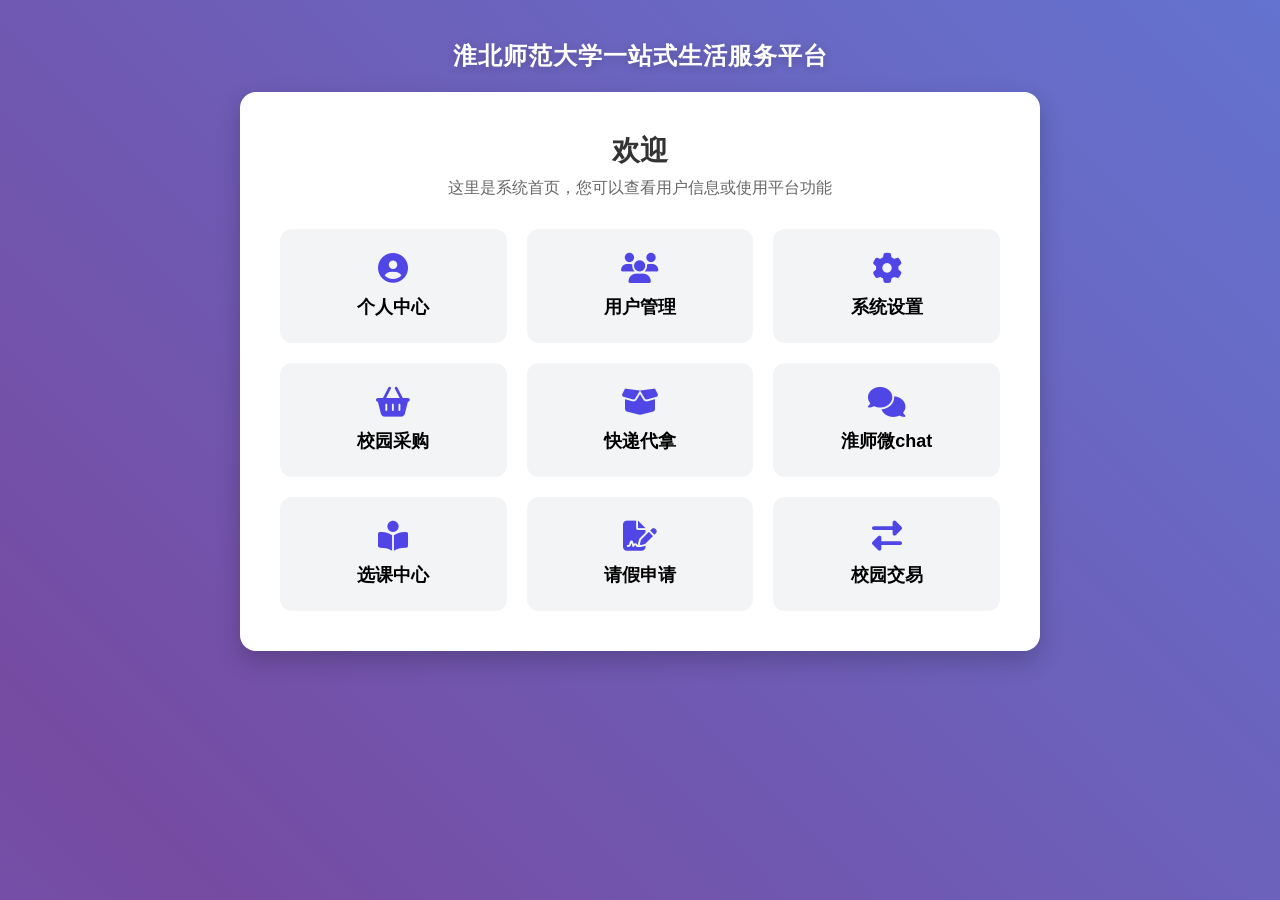
<file: src/main/resources/templates/index.html>
<!DOCTYPE html>
<html lang="zh-CN">
<head>
    <meta charset="UTF-8">
    <meta name="viewport" content="width=device-width, initial-scale=1.0">
    <title>首页 - 淮北师范大学一站式生活服务平台</title>
    <link rel="stylesheet" href="https://cdnjs.cloudflare.com/ajax/libs/font-awesome/6.4.0/css/all.min.css">
    <style>
        * {
            margin: 0;
            padding: 0;
            box-sizing: border-box;
        }

        /* 全局字体统一写在这里 */
        html, body {
            font-family: 'Segoe UI', Roboto, Helvetica, Arial, sans-serif;
        }

        :root {
            --primary-color: #4f46e5;
            --primary-hover: #4338ca;
            --text-color: #333;
            --text-light: #666;
            --input-bg: #f3f4f6;
            --white: #ffffff;
        }

        body {
            min-height: 100vh;
            display: flex;
            flex-direction: column;
            align-items: center;
            padding: 20px;
            background: linear-gradient(45deg, #667eea, #764ba2, #5b86e5, #36d1dc);
            background-size: 400% 400%;
            animation: gradientBG 15s ease infinite;
        }

        @keyframes gradientBG {
            0% { background-position: 0% 50%; }
            50% { background-position: 100% 50%; }
            100% { background-position: 0% 50%; }
        }

        .platform-title {
            text-align: center;
            color: white;
            font-size: 24px;
            font-weight: 700;
            margin: 20px 0;
            text-shadow: 0 2px 10px rgba(0,0,0,0.2);
            letter-spacing: 1px;
        }

        .home-card {
            background: var(--white);
            width: 100%;
            max-width: 800px;
            padding: 40px;
            border-radius: 16px;
            box-shadow: 0 10px 25px rgba(0, 0, 0, 0.2);
            transition: transform 0.3s ease;
        }

        .home-card:hover {
            transform: translateY(-5px);
        }

        .welcome {
            text-align: center;
            margin-bottom: 30px;
        }

        .welcome h2 {
            font-size: 28px;
            color: var(--text-color);
            margin-bottom: 8px;
        }

        .welcome p {
            color: var(--text-light);
            font-size: 16px;
        }

        .menu-box {
            display: grid;
            grid-template-columns: repeat(auto-fit, minmax(220px, 1fr));
            gap: 20px;
            margin-top: 20px;
        }

        .menu-item {
            background: var(--input-bg);
            padding: 24px;
            border-radius: 12px;
            text-align: center;
            cursor: pointer;
            transition: all 0.3s;
        }

        .menu-item:hover {
            background: var(--primary-color);
            color: white;
            transform: translateY(-3px);
        }

        .menu-item i {
            font-size: 30px;
            margin-bottom: 12px;
            color: var(--primary-color);
        }

        .menu-item:hover i {
            color: white;
        }

        .menu-item h3 {
            font-size: 18px;
            font-weight: 600;
        }

        .logout-btn {
            margin-top: 30px;
            padding: 12px 24px;
            background: #ef4444;
            color: white;
            border: none;
            border-radius: 8px;
            font-weight: 600;
            cursor: pointer;
            transition: background 0.3s;
        }

        .logout-btn:hover {
            background: #dc2626;
        }

        @media (max-width: 480px) {
            .platform-title {
                font-size: 18px;
            }
            .home-card {
                padding: 30px 20px;
            }
        }
    </style>
</head>

<body>

<div class="platform-title">
    淮北师范大学一站式生活服务平台
</div>

<div class="home-card">
    <div class="welcome">
        <h2>欢迎</h2>
        <p>这里是系统首页，您可以查看用户信息或使用平台功能</p>
    </div>

    <div class="menu-box">
        <div class="menu-item" onclick="window.location.href='/person'">
            <i class="fas fa-user-circle"></i>
            <h3>个人中心</h3>
        </div>
        <div class="menu-item" onclick="window.location.href='/userList'">
            <i class="fas fa-users"></i>
            <h3>用户管理</h3>
        </div>
        <div class="menu-item" onclick="window.location.href='/setting'">
            <i class="fas fa-cog"></i>
            <h3>系统设置</h3>
        </div>

        <!-- 新增 3个 -->
        <div class="menu-item">
            <i class="fas fa-shopping-basket"></i>
            <h3>校园采购</h3>
        </div>
        <div class="menu-item">
            <i class="fas fa-box-open"></i>
            <h3>快递代拿</h3>
        </div>
        <div class="menu-item" onclick="window.location.href='/toComment'">
            <i class="fas fa-comments"></i>
            <h3>淮师微chat</h3>
        </div>

        <!-- 👇 再新增 3个 选课中心 请假申请 校园交易 -->
        <div class="menu-item">
            <i class="fas fa-book-reader"></i>
            <h3>选课中心</h3>
        </div>
        <div class="menu-item">
            <i class="fas fa-file-signature"></i>
            <h3>请假申请</h3>
        </div>
        <div class="menu-item">
            <i class="fas fa-exchange-alt"></i>
            <h3>校园交易</h3>
        </div>
    </div>

</div>
<script>
    document.addEventListener('DOMContentLoaded', function(){
        const f = localStorage.getItem('appFont');
        if(f) document.body.style.fontFamily = f;
    })
</script>

</body>

</html>
</file>
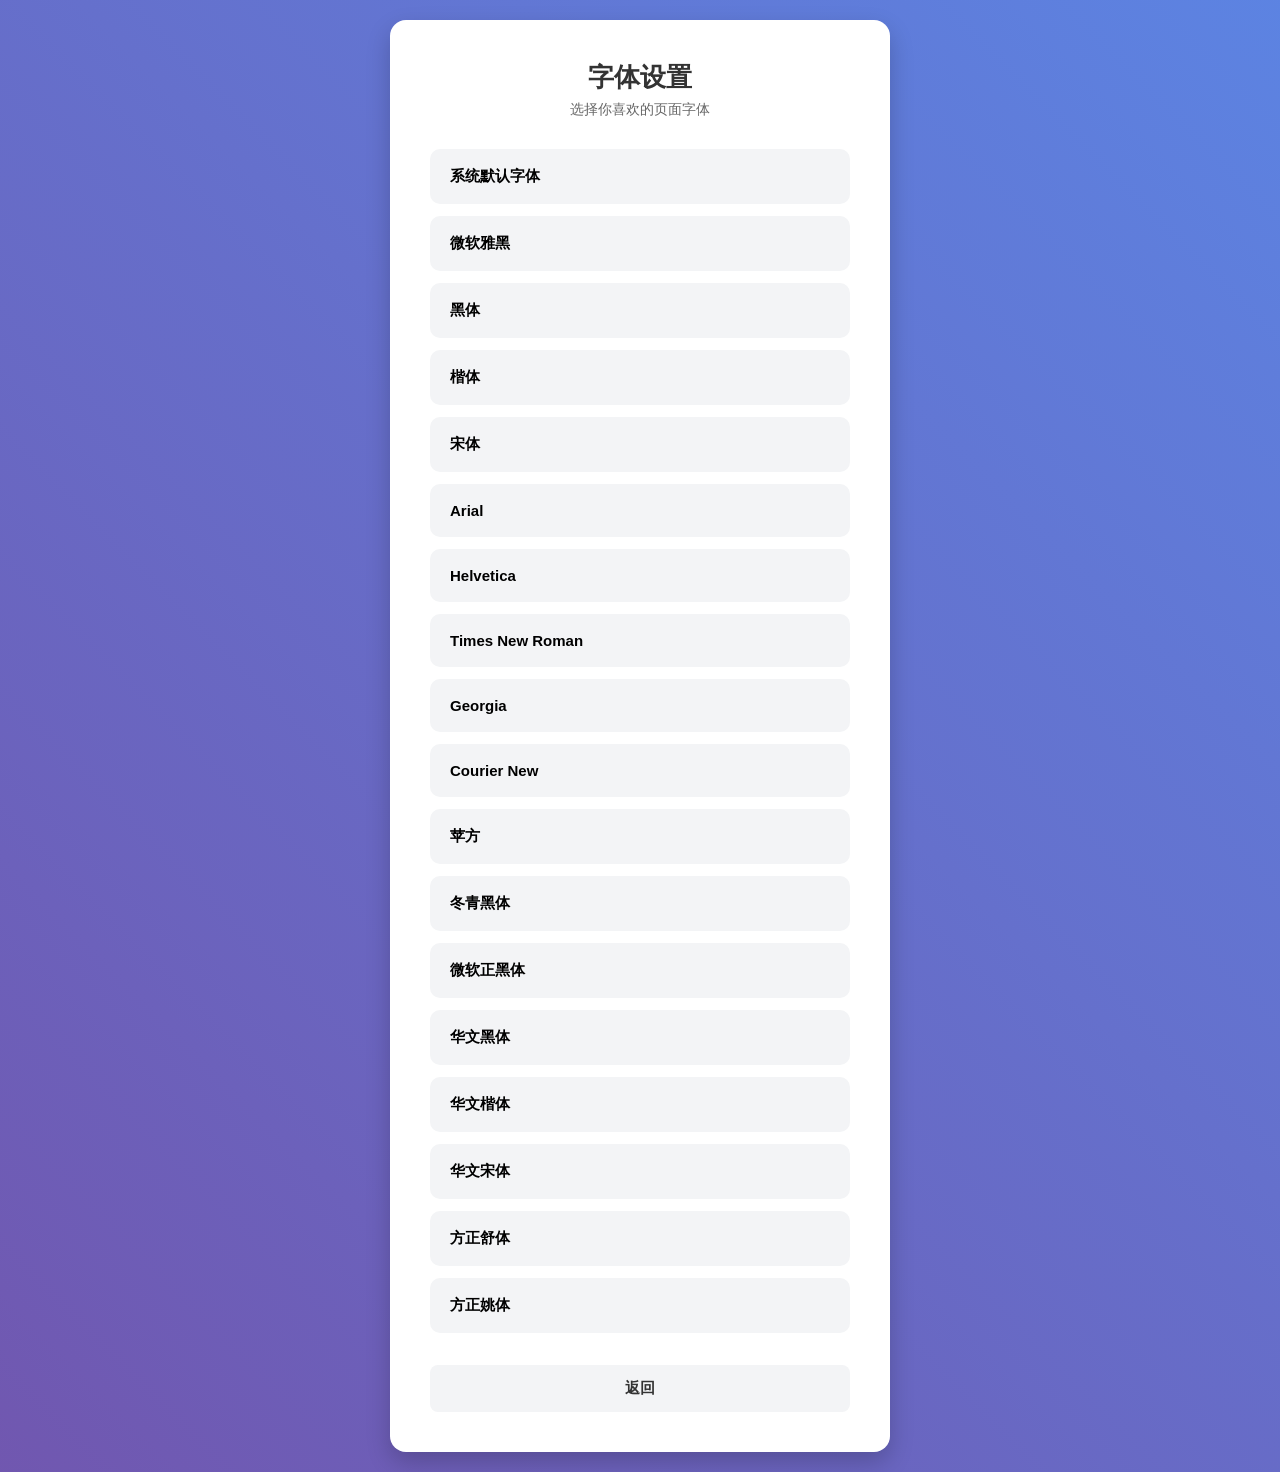
<file: src/main/resources/templates/fontSetting.html>
<!DOCTYPE html>
<html lang="zh-CN">
<head>
    <meta charset="UTF-8">
    <meta name="viewport" content="width=device-width, initial-scale=1.0">
    <title>字体设置 - 淮北师范大学一站式生活服务平台</title>
    <link rel="stylesheet" href="https://cdnjs.cloudflare.com/ajax/libs/font-awesome/6.4.0/css/all.min.css">
    <style>
        * {
            margin: 0;
            padding: 0;
            box-sizing: border-box;
        }
        html, body {
            font-family: 'Segoe UI', Roboto, Helvetica, Arial, sans-serif;
        }
        :root {
            --primary-color: #4f46e5;
            --primary-hover: #4338ca;
            --text-color: #333;
            --text-light: #666;
            --input-bg: #f3f4f6;
            --white: #ffffff;
            --border-color: #e5e7eb;
        }
        body {
            min-height: 100vh;
            display: flex;
            flex-direction: column;
            align-items: center;
            padding: 20px;
            background: linear-gradient(45deg, #667eea, #764ba2, #5b86e5, #36d1dc);
            background-size: 400% 400%;
            animation: gradientBG 15s ease infinite;
        }
        @keyframes gradientBG {
            0% { background-position: 0% 50%; }
            50% { background-position: 100% 50%; }
            100% { background-position: 0% 50%; }
        }
        .font-card {
            background: var(--white);
            width: 100%;
            max-width: 500px;
            padding: 40px;
            border-radius: 16px;
            box-shadow: 0 10px 25px rgba(0, 0, 0, 0.2);
        }
        .font-header {
            text-align: center;
            margin-bottom: 30px;
        }
        .font-title {
            font-size: 26px;
            font-weight: 700;
            color: var(--text-color);
        }
        .font-desc {
            font-size: 14px;
            color: var(--text-light);
            margin-top: 6px;
        }
        .font-item {
            padding: 18px 20px;
            background: var(--input-bg);
            border-radius: 10px;
            margin-bottom: 12px;
            cursor: pointer;
            font-size: 15px;
            font-weight: 600;
            transition: 0.2s;
        }
        .font-item:hover {
            background: #e5e7eb;
        }
        .font-item.active {
            background: var(--primary-color);
            color: #fff;
        }
        .back-btn {
            width: 100%;
            margin-top: 20px;
            padding: 14px;
            background: var(--input-bg);
            color: var(--text-color);
            border: none;
            border-radius: 8px;
            font-size: 15px;
            font-weight: 600;
            cursor: pointer;
        }
    </style>
</head>
<body>

<div class="font-card">
    <div class="font-header">
        <h2 class="font-title">字体设置</h2>
        <p class="font-desc">选择你喜欢的页面字体</p>
    </div>

    <div class="font-list">
        <div class="font-item" data-font="'system-ui'">系统默认字体</div>
        <div class="font-item" data-font="'Microsoft YaHei'">微软雅黑</div>
        <div class="font-item" data-font="'SimHei'">黑体</div>
        <div class="font-item" data-font="'KaiTi'">楷体</div>
        <div class="font-item" data-font="'SimSun'">宋体</div>

        <!-- 👇 下面全是新增字体，原有完全不动 -->
        <div class="font-item" data-font="'Arial'">Arial</div>
        <div class="font-item" data-font="'Helvetica'">Helvetica</div>
        <div class="font-item" data-font="'Times New Roman'">Times New Roman</div>
        <div class="font-item" data-font="'Georgia'">Georgia</div>
        <div class="font-item" data-font="'Courier New'">Courier New</div>
        <div class="font-item" data-font="'PingFang SC'">苹方</div>
        <div class="font-item" data-font="'Hiragino Sans GB'">冬青黑体</div>
        <div class="font-item" data-font="'Microsoft JhengHei'">微软正黑体</div>
        <div class="font-item" data-font="'STHeiti'">华文黑体</div>
        <div class="font-item" data-font="'STKaiti'">华文楷体</div>
        <div class="font-item" data-font="'STSong'">华文宋体</div>
        <div class="font-item" data-font="'FZShuTi'">方正舒体</div>
        <div class="font-item" data-font="'FZYaoti'">方正姚体</div>
    </div>

    <button class="back-btn" onclick="location.href='/setting'">返回</button>
</div>

<script>
    document.addEventListener('DOMContentLoaded', function() {
        const savedFont = localStorage.getItem('appFont');
        if (savedFont) {
            document.body.style.fontFamily = savedFont;
            const activeEl = document.querySelector(`[data-font="${savedFont}"]`);
            if (activeEl) activeEl.classList.add('active');
        }

        document.querySelectorAll('.font-item').forEach(item => {
            item.onclick = function() {
                const font = this.dataset.font;
                localStorage.setItem('appFont', font);
                document.body.style.fontFamily = font;

                document.querySelectorAll('.font-item').forEach(el => el.classList.remove('active'));
                this.classList.add('active');
            };
        });
    });
</script>

</body>
</html>
</file>
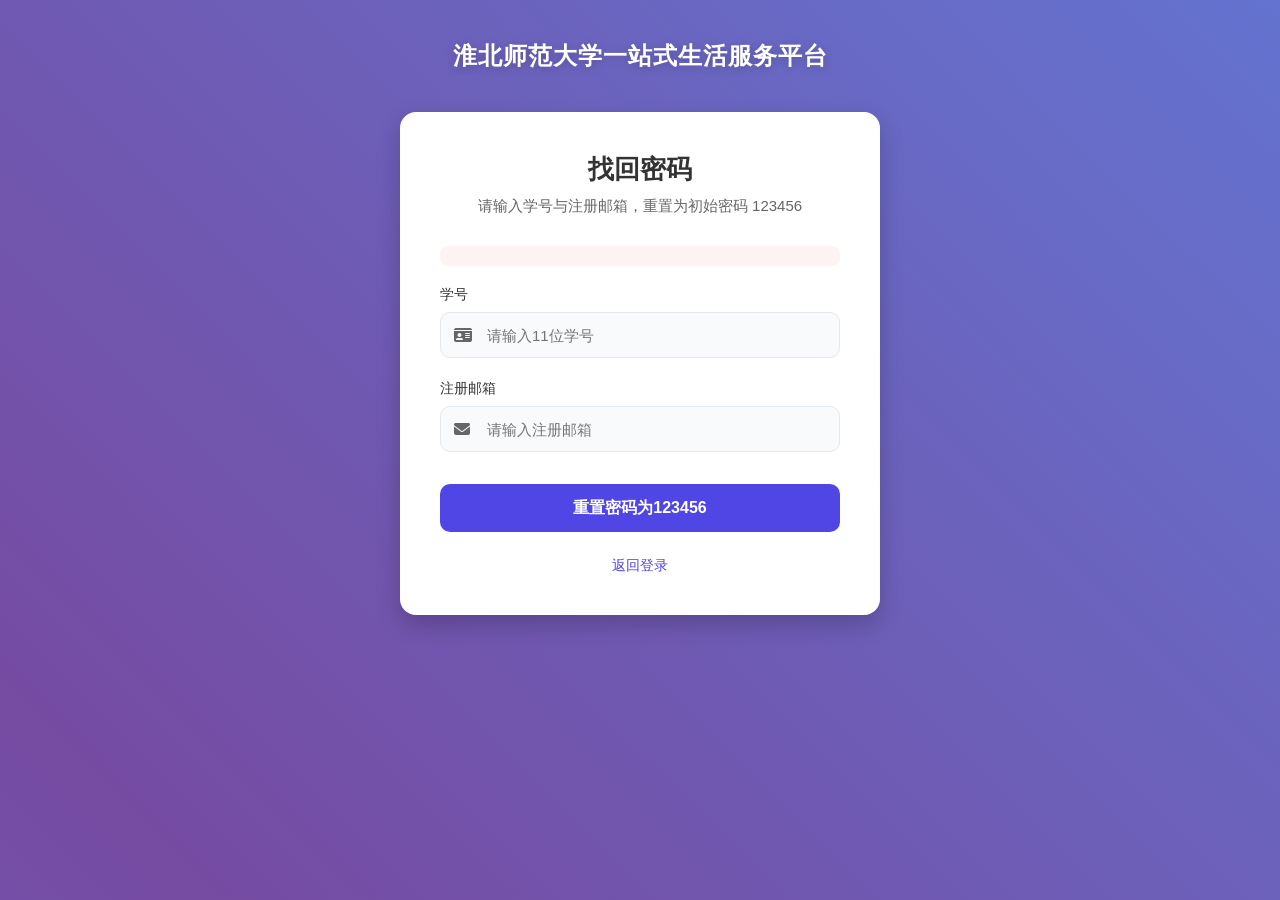
<file: src/main/resources/templates/forgetPwd.html>
<!DOCTYPE html>
<html lang="zh-CN" xmlns:th="http://www.thymeleaf.org">
<head>
    <meta charset="UTF-8">
    <meta name="viewport" content="width=device-width, initial-scale=1.0">
    <title>找回密码 - 淮北师范大学一站式生活服务平台</title>
    <link rel="stylesheet" href="https://cdnjs.cloudflare.com/ajax/libs/font-awesome/6.4.0/css/all.min.css">
    <style>
        * {
            margin: 0;
            padding: 0;
            box-sizing: border-box;
        }

        html, body {
            font-family: 'Segoe UI', Roboto, Helvetica, Arial, sans-serif;
            min-height: 100vh;
        }

        :root {
            --primary-color: #4f46e5;
            --primary-hover: #4338ca;
            --text-color: #333;
            --text-light: #666;
            --input-bg: #f3f4f6;
            --white: #ffffff;
        }

        body {
            background: linear-gradient(45deg, #667eea, #764ba2, #5b86e5, #36d1dc);
            background-size: 400% 400%;
            animation: gradientBG 15s ease infinite;
            display: flex;
            flex-direction: column;
            align-items: center;
            padding: 20px;
        }

        @keyframes gradientBG {
            0% { background-position: 0% 50%; }
            50% { background-position: 100% 50%; }
            100% { background-position: 0% 50%; }
        }

        .platform-title {
            text-align: center;
            color: white;
            font-size: 24px;
            font-weight: 700;
            margin: 20px 0;
            text-shadow: 0 2px 10px rgba(0,0,0,0.2);
            letter-spacing: 1px;
        }

        .card {
            background: var(--white);
            width: 100%;
            max-width: 480px;
            padding: 40px;
            border-radius: 16px;
            box-shadow: 0 10px 25px rgba(0, 0, 0, 0.2);
            margin-top: 20px;
        }

        .card h2 {
            text-align: center;
            font-size: 26px;
            margin-bottom: 10px;
            color: var(--text-color);
        }

        .desc {
            text-align: center;
            color: var(--text-light);
            margin-bottom: 30px;
            font-size: 15px;
        }

        .field {
            margin-bottom: 22px;
        }

        .field label {
            display: block;
            margin-bottom: 8px;
            font-size: 14px;
            color: #333;
            font-weight: 500;
        }

        .input-wrapper {
            position: relative;
        }

        .input-wrapper i {
            position: absolute;
            left: 14px;
            top: 50%;
            transform: translateY(-50%);
            color: #666;
            font-size: 16px;
        }

        .input-wrapper input {
            width: 100%;
            height: 46px;
            padding-left: 46px;
            border: 1px solid #e2e8f0;
            border-radius: 10px;
            font-size: 15px;
            background: #f9fafb;
            outline: none;
            transition: border 0.3s;
        }

        .input-wrapper input:focus {
            border-color: var(--primary-color);
            background: #fff;
        }

        .reset-btn {
            width: 100%;
            height: 48px;
            background: var(--primary-color);
            color: white;
            border: none;
            border-radius: 10px;
            font-size: 16px;
            font-weight: 600;
            cursor: pointer;
            transition: background 0.3s;
            margin-top: 10px;
        }

        .reset-btn:hover {
            background: var(--primary-hover);
        }

        .msg {
            background: #fef2f2;
            color: #dc2626;
            padding: 10px 14px;
            border-radius: 8px;
            text-align: center;
            margin-bottom: 20px;
            font-size: 14px;
        }

        .back {
            text-align: center;
            margin-top: 25px;
            font-size: 14px;
        }

        .back a {
            color: var(--primary-color);
            text-decoration: none;
            font-weight: 500;
        }

        .back a:hover {
            text-decoration: underline;
        }
    </style>
</head>

<body>

<div class="platform-title">
    淮北师范大学一站式生活服务平台
</div>

<div class="card">
    <h2>找回密码</h2>
    <p class="desc">请输入学号与注册邮箱，重置为初始密码 123456</p>

    <div class="msg" th:text="${msg}" th:if="${msg != null}"></div>

    <form action="/user/forgot" method="post">
        <div class="field">
            <label>学号</label>
            <div class="input-wrapper">
                <i class="fas fa-id-card"></i>
                <input name="studentNum" type="text" placeholder="请输入11位学号" required>
            </div>
        </div>

        <div class="field">
            <label>注册邮箱</label>
            <div class="input-wrapper">
                <i class="fas fa-envelope"></i>
                <input name="email" type="email" placeholder="请输入注册邮箱" required>
            </div>
        </div>

        <button type="submit" class="reset-btn">重置密码为123456</button>
    </form>

    <div class="back">
        <a href="/login">返回登录</a>
    </div>
</div>

<script>
    document.addEventListener('DOMContentLoaded', function(){
        const f = localStorage.getItem('appFont');
        if(f) document.body.style.fontFamily = f;
    })
</script>

</body>
</html>
</file>
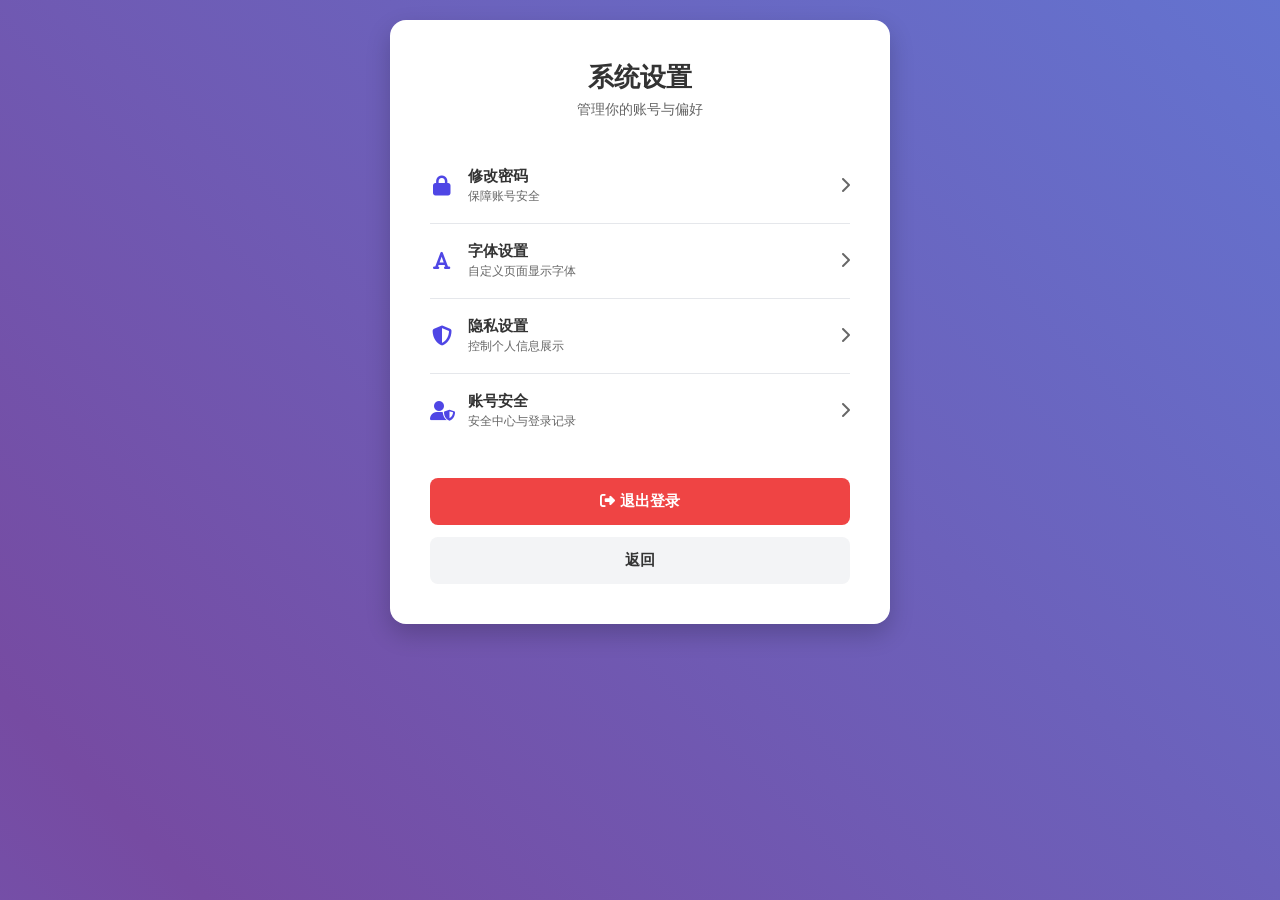
<file: src/main/resources/templates/setting.html>
<!DOCTYPE html>
<html lang="zh-CN">
<head>
    <meta charset="UTF-8">
    <meta name="viewport" content="width=device-width, initial-scale=1.0">
    <title>系统设置 - 淮北师范大学一站式生活服务平台</title>
    <link rel="stylesheet" href="https://cdnjs.cloudflare.com/ajax/libs/font-awesome/6.4.0/css/all.min.css">
    <style>
        * {
            margin: 0;
            padding: 0;
            box-sizing: border-box;
        }

        /* 全局字体统一写在这里 */
        html, body {
            font-family: 'Segoe UI', Roboto, Helvetica, Arial, sans-serif;
        }

        :root {
            --primary-color: #4f46e5;
            --primary-hover: #4338ca;
            --text-color: #333;
            --text-light: #666;
            --input-bg: #f3f4f6;
            --white: #ffffff;
            --danger-color: #ef4444;
            --border-color: #e5e7eb;
        }

        body {
            min-height: 100vh;
            display: flex;
            flex-direction: column;
            align-items: center;
            padding: 20px;
            background: linear-gradient(45deg, #667eea, #764ba2, #5b86e5, #36d1dc);
            background-size: 400% 400%;
            animation: gradientBG 15s ease infinite;
        }

        @keyframes gradientBG {
            0% { background-position: 0% 50%; }
            50% { background-position: 100% 50%; }
            100% { background-position: 0% 50%; }
        }

        .setting-card {
            background: var(--white);
            width: 100%;
            max-width: 500px;
            padding: 40px;
            border-radius: 16px;
            box-shadow: 0 10px 25px rgba(0, 0, 0, 0.2);
        }

        .setting-header {
            text-align: center;
            margin-bottom: 30px;
        }

        .setting-title {
            font-size: 26px;
            font-weight: 700;
            color: var(--text-color);
        }

        .setting-desc {
            font-size: 14px;
            color: var(--text-light);
            margin-top: 6px;
        }

        /* 设置项样式 */
        .setting-item {
            display: flex;
            align-items: center;
            justify-content: space-between;
            padding: 18px 0;
            border-bottom: 1px solid var(--border-color);
            cursor: pointer;
            transition: 0.2s;
        }

        .setting-item:hover {
            background: #f9fafb;
            padding-left: 6px;
            padding-right: 6px;
            border-radius: 8px;
        }

        .setting-item:last-child {
            border-bottom: none;
        }

        .setting-left {
            display: flex;
            align-items: center;
            gap: 14px;
        }

        .setting-left i {
            font-size: 20px;
            color: var(--primary-color);
            width: 24px;
            text-align: center;
        }

        .setting-text h3 {
            font-size: 15px;
            font-weight: 600;
            color: var(--text-color);
        }

        .setting-text p {
            font-size: 12px;
            color: var(--text-light);
            margin-top: 2px;
        }

        .setting-right i {
            font-size: 16px;
            color: var(--text-light);
        }

        /* 退出登录按钮 */
        .logout-btn {
            width: 100%;
            margin-top: 30px;
            padding: 14px;
            background: var(--danger-color);
            color: white;
            border: none;
            border-radius: 8px;
            font-size: 15px;
            font-weight: 600;
            cursor: pointer;
            transition: background 0.3s;
        }

        .logout-btn:hover {
            background: #dc2626;
        }

        /* 返回按钮 */
        .back-btn {
            width: 100%;
            margin-top: 12px;
            padding: 14px;
            background: var(--input-bg);
            color: var(--text-color);
            border: none;
            border-radius: 8px;
            font-size: 15px;
            font-weight: 600;
            cursor: pointer;
        }
    </style>
</head>

<body>

<div class="setting-card">
    <div class="setting-header">
        <h2 class="setting-title">系统设置</h2>
        <p class="setting-desc">管理你的账号与偏好</p>
    </div>

    <!-- 设置项列表 -->
    <div class="setting-list">
        <div class="setting-item" onclick="toChangePwd()">
            <div class="setting-left">
                <i class="fas fa-lock"></i>
                <div class="setting-text">
                    <h3>修改密码</h3>
                    <p>保障账号安全</p>
                </div>
            </div>
            <div class="setting-right">
                <i class="fas fa-chevron-right"></i>
            </div>
        </div>

        <!-- 只保留字体设置入口按钮 -->
        <div class="setting-item" onclick="toFontSetting()">
            <div class="setting-left">
                <i class="fas fa-font"></i>
                <div class="setting-text">
                    <h3>字体设置</h3>
                    <p>自定义页面显示字体</p>
                </div>
            </div>
            <div class="setting-right">
                <i class="fas fa-chevron-right"></i>
            </div>
        </div>

        <div class="setting-item" onclick="toPrivacy()">
            <div class="setting-left">
                <i class="fas fa-shield-alt"></i>
                <div class="setting-text">
                    <h3>隐私设置</h3>
                    <p>控制个人信息展示</p>
                </div>
            </div>
            <div class="setting-right">
                <i class="fas fa-chevron-right"></i>
            </div>
        </div>

        <div class="setting-item" onclick="toSecurity()">
            <div class="setting-left">
                <i class="fas fa-user-shield"></i>
                <div class="setting-text">
                    <h3>账号安全</h3>
                    <p>安全中心与登录记录</p>
                </div>
            </div>
            <div class="setting-right">
                <i class="fas fa-chevron-right"></i>
            </div>
        </div>
    </div>

    <!-- 退出登录 -->
    <button class="logout-btn" onclick="logout()">
        <i class="fas fa-sign-out-alt"></i> 退出登录
    </button>

    <!-- 返回个人中心 -->
    <button class="back-btn" onclick="location.href='/index'">
        返回
    </button>
</div>

<script>
        // 全局加载保存的字体
        document.addEventListener('DOMContentLoaded', function(){
            const f = localStorage.getItem('appFont');
            if(f) document.body.style.fontFamily = f;
        })
    // 退出登录功能
    function logout() {
        if (confirm('确定要退出登录吗？')) {
            // 创建一个隐藏的 form 表单，用 POST 方式提交
            let form = document.createElement('form');
            form.action = '/user/logout';  // 你的退出接口
            form.method = 'POST';          // 改为 POST
            document.body.appendChild(form);
            form.submit();
            alert('退出登录成功！');
            // 提交后提示
        }
    }

    function toChangePwd() {
        window.location.href='/toUpdatePwd';
    }

    // 字体设置页面跳转（你自己改API/路径）
    function toFontSetting() {
        window.location.href='/toFontSetting';
    }

    function toPrivacy() {
        alert('跳转到隐私设置页面');
    }

    function toSecurity() {
        alert('跳转到账号安全页面');
    }
</script>

</body>
</html>
</file>
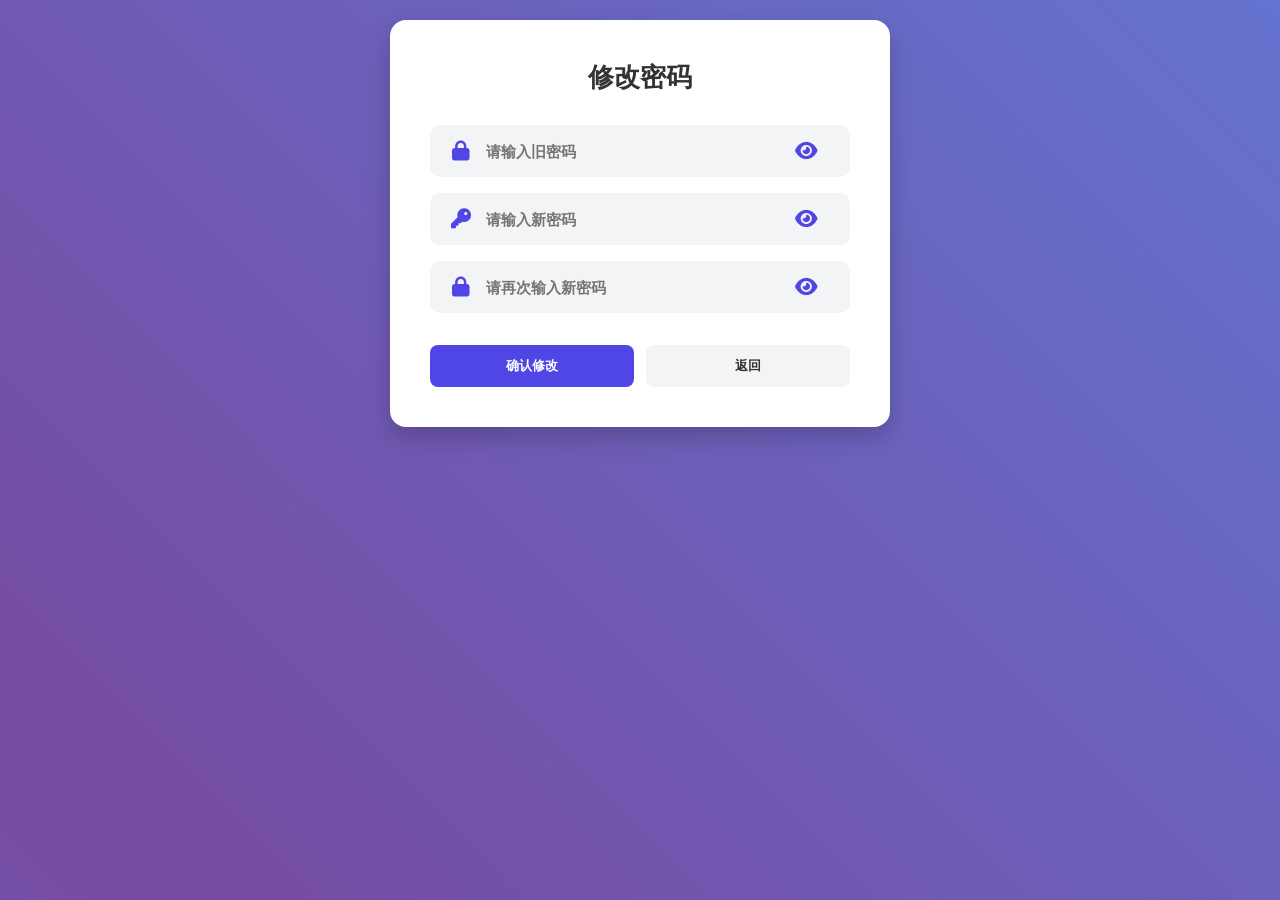
<file: src/main/resources/templates/updatePwd.html>
<!DOCTYPE html>
<html lang="zh-CN">
<head>
    <meta charset="UTF-8">
    <meta name="viewport" content="width=device-width, initial-scale=1.0">
    <title>修改密码 - 淮北师范大学一站式生活服务平台</title>
    <link rel="stylesheet" href="https://cdnjs.cloudflare.com/ajax/libs/font-awesome/6.4.0/css/all.min.css">
    <style>
        * {
            margin: 0;
            padding: 0;
            box-sizing: border-box;
        }

        /* 全局字体统一写在这里 */
        html, body {
            font-family: 'Segoe UI', Roboto, Helvetica, Arial, sans-serif;
        }

        :root {
            --primary-color: #4f46e5;
            --primary-hover: #4338ca;
            --text-color: #333;
            --text-light: #666;
            --input-bg: #f3f4f6;
            --white: #ffffff;
        }

        body {
            min-height: 100vh;
            display: flex;
            flex-direction: column;
            align-items: center;
            padding: 20px;
            background: linear-gradient(45deg, #667eea, #764ba2, #5b86e5, #36d1dc);
            background-size: 400% 400%;
            animation: gradientBG 15s ease infinite;
        }

        @keyframes gradientBG {
            0% { background-position: 0% 50%; }
            50% { background-position: 100% 50%; }
            100% { background-position: 0% 50%; }
        }

        .profile-card {
            background: var(--white);
            width: 100%;
            max-width: 500px;
            padding: 40px;
            border-radius: 16px;
            box-shadow: 0 10px 25px rgba(0, 0, 0, 0.2);
            text-align: center;
        }

        .profile-title {
            font-size: 26px;
            font-weight: 700;
            color: var(--text-color);
            margin-bottom: 30px;
        }

        .info-item {
            background: var(--input-bg);
            padding: 16px 20px;
            border-radius: 10px;
            margin-bottom: 16px;
            text-align: left;
            display: flex;
            align-items: center;
            position: relative; /* 关键：让眼睛图标定位 */
        }

        .info-item i {
            font-size: 20px;
            color: var(--primary-color);
            margin-right: 14px;
            width: 24px;
            text-align: center;
        }

        .info-item input {
            width: 100%;
            border: none;
            background: transparent;
            outline: none;
            font-size: 15px;
            color: var(--text-color);
            font-weight: 600;
        }

        /* 密码显示/隐藏眼睛样式 */
        .toggle-pwd {
            position: absolute;
            right: 18px;
            top: 50%;
            transform: translateY(-50%);
            cursor: pointer;
            color: var(--text-light);
            font-size: 16px;
            transition: color 0.2s;
        }
        .toggle-pwd:hover {
            color: var(--primary-color);
        }

        .tip {
            font-size: 12px;
            color: #ef4444;
            margin-top: -10px;
            margin-bottom: 10px;
            text-align: left;
            padding-left: 5px;
            height: 16px;
        }

        /* 并排按钮样式 */
        .action-row {
            display: flex;
            gap: 12px;
            margin-top: 10px;
        }

        .save-btn, .back-btn {
            flex: 1;
            padding: 12px 0;
            border: none;
            border-radius: 8px;
            font-weight: 600;
            cursor: pointer;
            transition: background 0.3s;
        }

        .save-btn {
            background: var(--primary-color);
            color: white;
        }

        .save-btn:hover {
            background: var(--primary-hover);
        }

        .back-btn {
            background: #f3f4f6;
            color: #333;
        }
    </style>
</head>

<body>

<div class="profile-card">
    <h2 class="profile-title">修改密码</h2>

    <form id="pwdForm" autocomplete="off" action="/handleUpdatePwd" method="post">
        <!-- 旧密码 -->
        <div class="info-item">
            <i class="fas fa-lock"></i>
            <input type="password" id="oldPwd" name="oldPwd" placeholder="请输入旧密码">
            <i class="fas fa-eye toggle-pwd" onclick="togglePassword(this)"></i>
        </div>

        <!-- 新密码 -->
        <div class="info-item">
            <i class="fas fa-key"></i>
            <input type="password" id="newPwd" name="newPwd" placeholder="请输入新密码">
            <i class="fas fa-eye toggle-pwd" onclick="togglePassword(this)"></i>
        </div>

        <!-- 确认新密码 -->
        <div class="info-item">
            <i class="fas fa-lock"></i>
            <input type="password" id="confirmPwd" name="confirmPwd" placeholder="请再次输入新密码">
            <i class="fas fa-eye toggle-pwd" onclick="togglePassword(this)"></i>
        </div>

        <div class="tip" id="tip"></div>

        <!-- 两个按钮并排 -->
        <div class="action-row">
            <button type="submit" class="save-btn">确认修改</button>
            <button type="button" class="back-btn" onclick="location.href='/setting'">返回</button>
        </div>
    </form>
</div>

<script>

        // 全局加载保存的字体
        document.addEventListener('DOMContentLoaded', function(){
            const f = localStorage.getItem('appFont');
            if(f) document.body.style.fontFamily = f;
        })
    const pwdForm = document.getElementById('pwdForm');
    const oldPwd = document.getElementById('oldPwd');
    const newPwd = document.getElementById('newPwd');
    const confirmPwd = document.getElementById('confirmPwd');
    const tip = document.getElementById('tip');

    // 实时校验密码
    confirmPwd.addEventListener('input', function () {
        tip.textContent = newPwd.value !== confirmPwd.value ? '两次输入的密码不一致' : '';
    });

    // 提交验证
    pwdForm.addEventListener('submit', function (e) {
        const old = oldPwd.value.trim();
        const p1 = newPwd.value.trim();
        const p2 = confirmPwd.value.trim();

        if (!old) {
            alert('请输入旧密码');
            e.preventDefault();
            return;
        }
        if (!p1) {
            alert('请输入新密码');
            e.preventDefault();
            return;
        }
        if (p1.length < 6) {
            alert('密码长度不能少于6位');
            e.preventDefault();
            return;
        }
        if (p1 !== p2) {
            alert('两次密码不一致');
            e.preventDefault();
            return;
        }
    });

    // ========== 新增：显示/隐藏密码 ==========
    function togglePassword(icon) {
        const input = icon.previousElementSibling;
        if (input.type === "password") {
            input.type = "text";
            icon.classList.remove("fa-eye");
            icon.classList.add("fa-eye-slash");
        } else {
            input.type = "password";
            icon.classList.remove("fa-eye-slash");
            icon.classList.add("fa-eye");
        }
    }
</script>
</body>
</html>
</file>
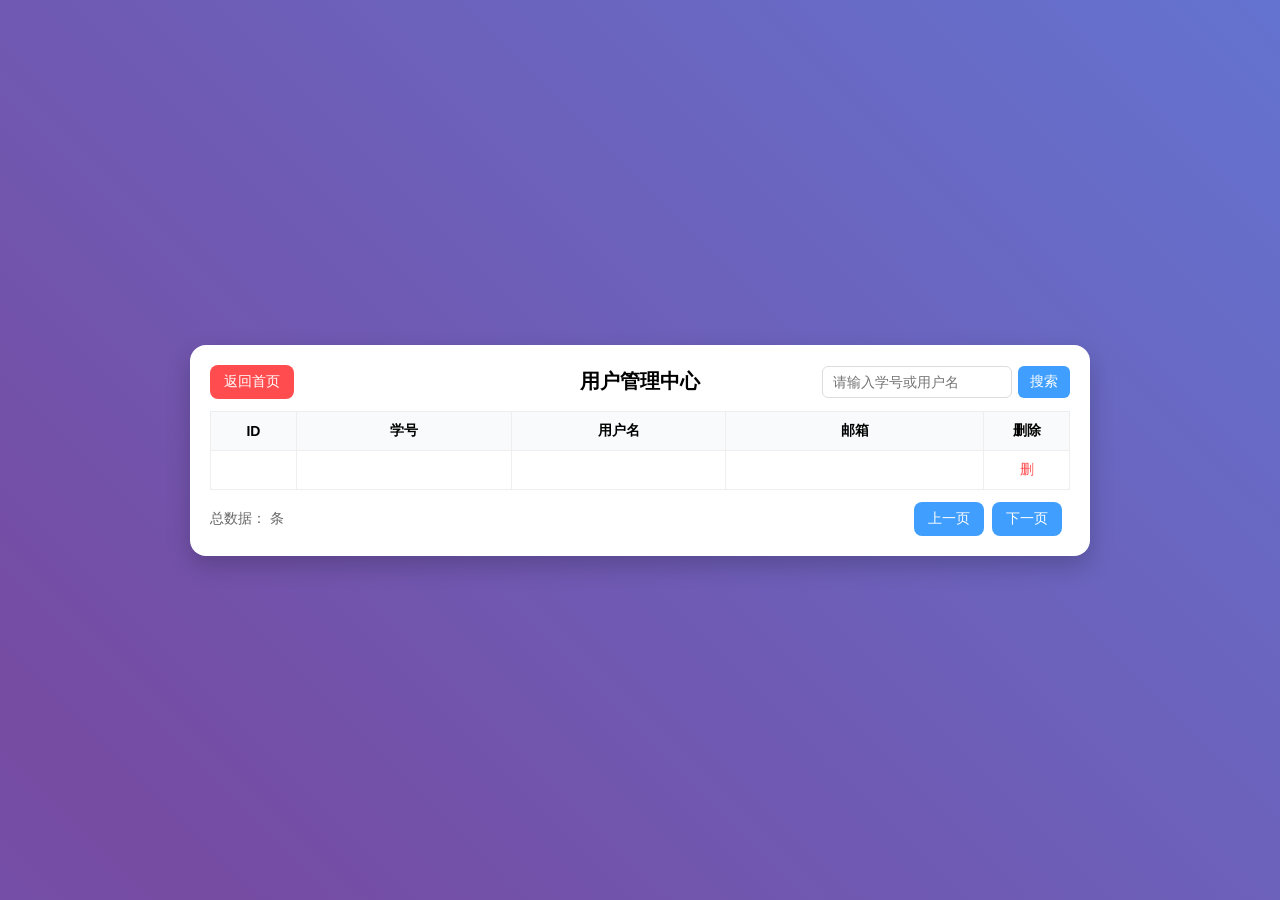
<file: src/main/resources/templates/userList.html>
<!DOCTYPE html>
<html lang="zh" xmlns:th="http://www.thymeleaf.org">
<head>
    <meta charset="UTF-8">
    <title>用户管理列表</title>
    <style>
        * {
            margin: 0;
            padding: 0;
            box-sizing: border-box;
        }

        html, body {
            font-family: 'Segoe UI', Roboto, Helvetica, Arial, sans-serif;
            height: 100%;
            overflow: hidden;
        }

        :root {
            --primary-color: #4f46e5;
            --primary-hover: #4338ca;
        }

        body {
            background: linear-gradient(45deg, #667eea, #764ba2, #5b86e5, #36d1dc);
            background-size: 400% 400%;
            animation: gradientBG 15s ease infinite;
            display: flex;
            align-items: center;
            justify-content: center;
            padding: 10px;
        }

        @keyframes gradientBG {
            0% { background-position: 0% 50%; }
            50% { background-position: 100% 50%; }
            100% { background-position: 0% 50%; }
        }

        .container {
            width: 100%;
            max-width: 900px;
            max-height: calc(100vh - 40px);
            background: #fff;
            border-radius: 16px;
            box-shadow: 0 10px 25px rgba(0,0,0,0.2);
            padding: 20px;
            display: flex;
            flex-direction: column;
        }

        /* 顶部导航 */
        /* 顶部导航 */
        .header {
            display: flex;
            justify-content: space-between;
            align-items: center;
            margin-bottom: 12px;
            flex-shrink: 0;
            position: relative;
        }
        .back-btn {
            padding: 8px 14px;
            background: #ff4d4f;
            color: #fff;
            border: none;
            border-radius: 8px;
            cursor: pointer;
            font-size: 14px;
        }
        .title {
            font-size: 20px;
            font-weight: 700;
            position: absolute;
            left: 50%;
            transform: translateX(-50%);
        }
        .search-group {
            display: flex;
            align-items: center;
            gap: 6px;
        }
        .search-input {
            width: 190px;
            padding: 7px 10px;
            border: 1px solid #ddd;
            border-radius: 6px;
            font-size: 14px;
            outline: none;
        }
        .search-btn {
            padding: 7px 12px;
            background: #409eff;
            color: #fff;
            border: none;
            border-radius: 6px;
            cursor: pointer;
            font-size: 14px;
        }

        /* 表格 */
        .table-wrapper {
            flex: 1;
            overflow: auto;
        }
        table {
            width: 100%;
            border-collapse: collapse;
            table-layout: fixed;
        }
        td, th {
            border: 1px solid #eee;
            padding: 10px;
            text-align: center;
            font-size: 14px;
            white-space: nowrap;
            overflow: hidden;
            text-overflow: ellipsis;
        }
        th {
            background: #f9fafb;
            font-weight: 600;
        }

        /* 底部：总数 + 分页 */
        .footer {
            display: flex;
            justify-content: space-between;
            align-items: center;
            margin-top: 12px;
            flex-shrink: 0;
        }
        .total-info {
            font-size: 14px;
            color: #666;
        }
        .page-group {
            display: flex;
            align-items: center;
            gap: 8px;
        }
        .page-btn {
            padding: 8px 14px;
            background: #409eff;
            color: #fff;
            border: none;
            border-radius: 8px;
            cursor: pointer;
            font-size: 14px;
        }
        .page-btn:disabled {
            background: #ccc;
            cursor: not-allowed;
        }
        .page-info {
            font-size: 13px;
            color: #666;
        }
        .del {
            color: #ff4d4f;
            background: none;
            border: none;
            font-weight: 500;
            cursor: pointer;
            font-size: 14px;
        }
    </style>
</head>
<body>

<div class="container">
    <!-- 顶部：返回 / 标题 / 搜索 -->
    <div class="header">
        <button class="back-btn" onclick="location.href='/index'">返回首页</button>
        <h2 class="title">用户管理中心</h2>
        <form class="search-group" th:action="@{/userList}" method="get">
            <label>
                <input type="text" class="search-input" name="keyWord"
                       placeholder="请输入学号或用户名"
                       autocomplete="off">
            </label>
            <!--                   required-->
<!--                   oninvalid="this.setCustomValidity('搜索内容不能为空，请输入学号或用户名！')"-->
<!--                   oninput="this.setCustomValidity('')">-->
            <button class="search-btn" type="submit">搜索</button>
        </form>
    </div>

    <!-- 表格 -->
    <div class="table-wrapper">
        <table>
            <tr>
                <th style="width:10%">ID</th>
                <th style="width:25%">学号</th>
                <th style="width:25%">用户名</th>
                <th style="width:30%">邮箱</th>
                <th style="width:10%">删除</th>
            </tr>
            <tr th:each="user : ${userList}">
                <td th:text="${user.id}"></td>
                <td th:text="${user.studentNum}"></td>
                <td th:text="${user.userName}"></td>
                <td th:text="${user.email}"></td>
                <td>
                    <form th:action="@{/user/delete}" method="post" style="display:inline" onsubmit="return confirm('确定删除？')">
                        <input type="hidden" name="studentNum" th:value="${user.studentNum}">
                        <button type="submit" class="del">删</button>
                    </form>
                </td>
            </tr>
        </table>
    </div>

    <!-- 底部：总数（左） + 分页（右） -->
    <div class="footer">
        <div class="total-info">总数据：<span th:text="${total}"></span> 条</div>
        <div class="page-group">
            <button class="page-btn" th:disabled="${currentPage le 1}" onclick="prevPage()">上一页</button>
            <button class="page-btn" th:disabled="${currentPage ge totalPage}" onclick="nextPage()">下一页</button>
            <div class="page-info" th:text="${currentPage} + ' / ' + ${totalPage}"></div>
        </div>
    </div>
</div>

<script>
    function getPageNum() {
        const params = new URLSearchParams(window.location.search);
        return parseInt(params.get("pageNum")) || 1;
    }
    function getKeyword() {
        return new URLSearchParams(window.location.search).get("keyWord") || "";
    }
    function nextPage() {
        location.href = `/userList?pageNum=${getPageNum() + 1}&keyWord=${getKeyword()}`;
    }
    function prevPage() {
        location.href = `/userList?pageNum=${getPageNum() - 1}&keyWord=${getKeyword()}`;
    }
</script>
</body>
</html>
</file>
